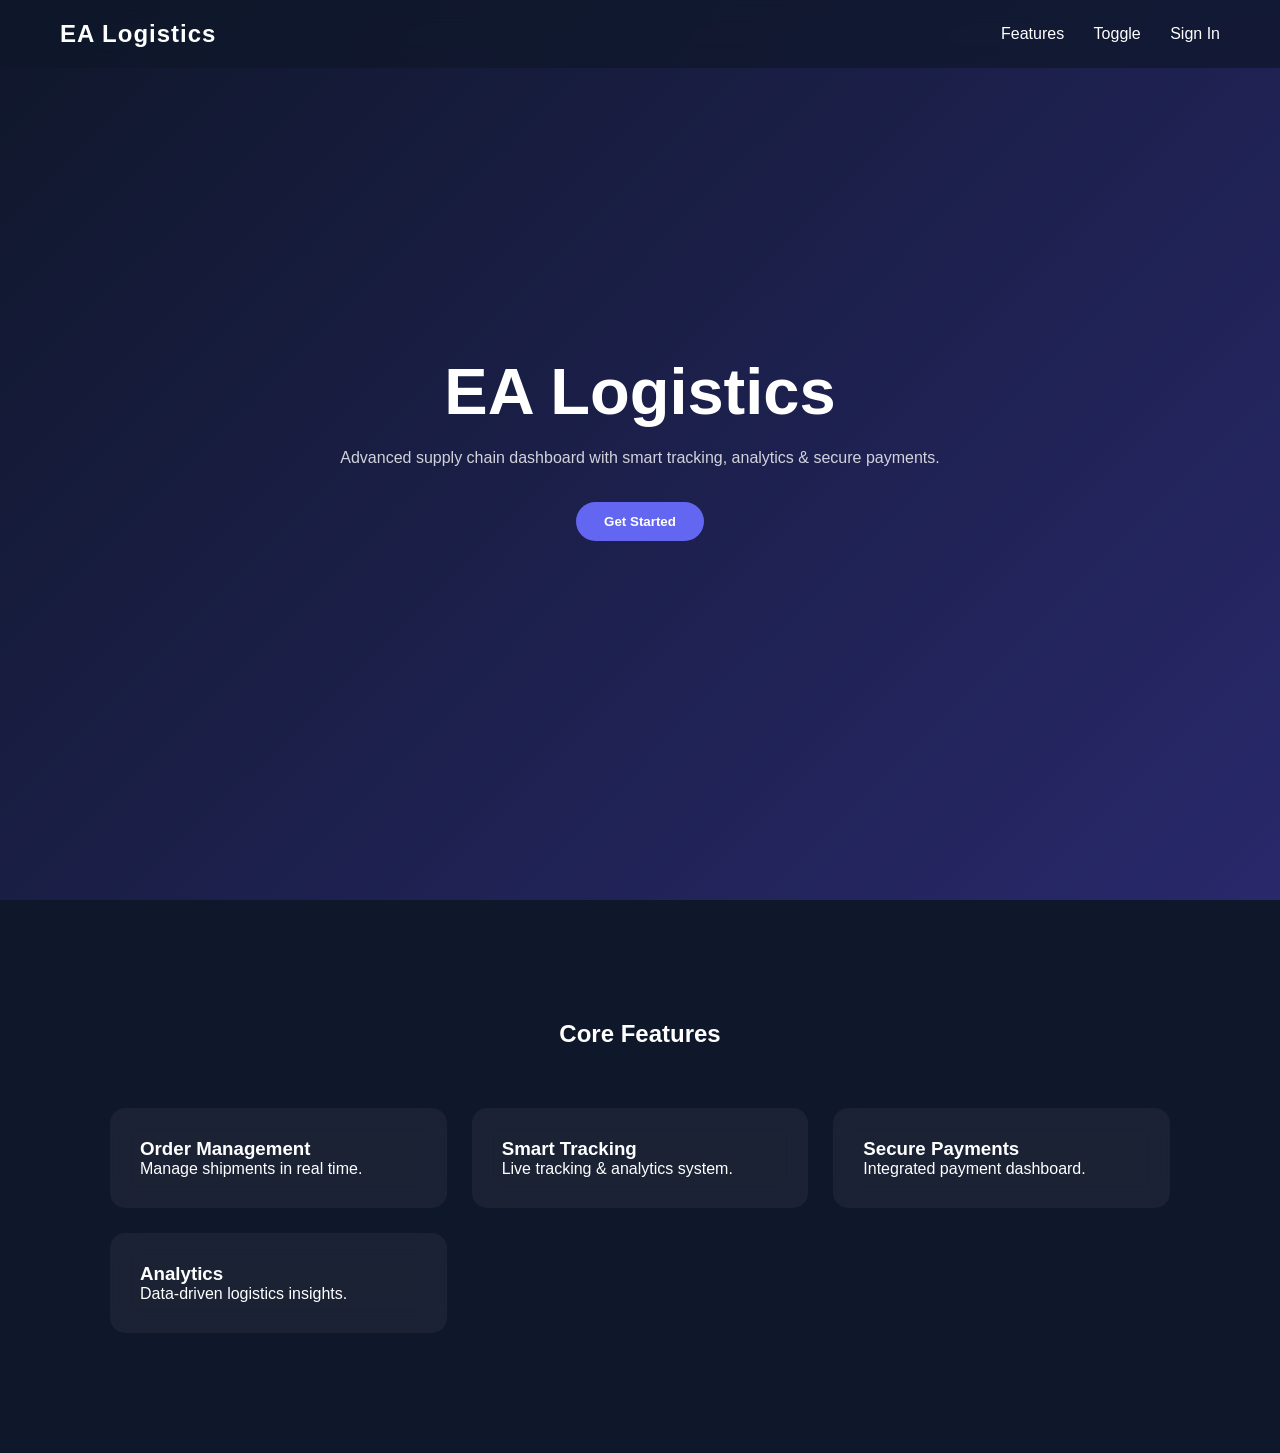
<file: index.html>
<!DOCTYPE html>
<html>
<head>
<title>EA Logistics</title>
<link rel="stylesheet" href="style.css">
<script src="app.js"></script>
</head>
<body>

<nav>
<h2>EA Logistics</h2>
<div>
<a href="#features">Features</a>
<a href="#" onclick="toggleTheme()">Toggle</a>
<a href="#" onclick="document.getElementById('auth').style.display='block'">Sign In</a>
</div>
</nav>

<div class="hero">
<h1>EA Logistics</h1>
<p>Advanced supply chain dashboard with smart tracking, analytics & secure payments.</p>
<button class="btn primary" onclick="document.getElementById('auth').style.display='block'">Get Started</button>
</div>

<div class="section" id="features">
<h2 style="text-align:center;margin-bottom:60px;">Core Features</h2>
<div class="cards">
<div class="card"><h3>Order Management</h3><p>Manage shipments in real time.</p></div>
<div class="card"><h3>Smart Tracking</h3><p>Live tracking & analytics system.</p></div>
<div class="card"><h3>Secure Payments</h3><p>Integrated payment dashboard.</p></div>
<div class="card"><h3>Analytics</h3><p>Data-driven logistics insights.</p></div>
</div>
</div>

<!-- AUTH MODAL -->
<div id="auth" style="display:none;position:fixed;top:0;left:0;width:100%;height:100%;background:rgba(0,0,0,0.7);justify-content:center;align-items:center;">
<div class="card" style="width:350px;">
<h2>Login / Register</h2>
<input id="email" placeholder="Email" style="width:100%;padding:10px;margin:10px 0;">
<input id="password" type="password" placeholder="Password" style="width:100%;padding:10px;margin:10px 0;">
<button class="btn primary" onclick="login()">Login</button>
<button class="btn secondary" onclick="register()">Register</button>
</div>
</div>

</body>
</html>
</file>
<file: style.css>
:root{
--primary:#6366f1;
--bg-dark:#0f172a;
--bg-light:#f8fafc;
--text-dark:white;
--text-light:#111827;
}

*{
margin:0;
padding:0;
box-sizing:border-box;
font-family: 'Inter', sans-serif;
transition:0.3s;
}

body{
background:var(--bg-dark);
color:var(--text-dark);
overflow-x:hidden;
}

.light{
background:var(--bg-light);
color:var(--text-light);
}

nav{
display:flex;
justify-content:space-between;
align-items:center;
padding:20px 60px;
position:fixed;
width:100%;
background:rgba(15,23,42,0.7);
backdrop-filter:blur(12px);
z-index:1000;
}

nav h2{
font-weight:700;
letter-spacing:1px;
}

nav a{
margin-left:25px;
text-decoration:none;
color:inherit;
font-weight:500;
}

.hero{
height:100vh;
display:flex;
flex-direction:column;
justify-content:center;
align-items:center;
text-align:center;
background:linear-gradient(-45deg,#0f172a,#1e293b,#312e81,#0f172a);
background-size:400% 400%;
animation:gradient 12s ease infinite;
}

@keyframes gradient{
0%{background-position:0% 50%}
50%{background-position:100% 50%}
100%{background-position:0% 50%}
}

.hero h1{
font-size:65px;
margin-bottom:20px;
}

.hero p{
opacity:0.8;
max-width:600px;
margin-bottom:30px;
}

.btn{
padding:12px 28px;
border-radius:30px;
border:none;
cursor:pointer;
font-weight:600;
margin:5px;
}

.primary{
background:var(--primary);
color:white;
}

.secondary{
background:transparent;
border:1px solid white;
color:white;
}

.section{
padding:120px 20px;
max-width:1100px;
margin:auto;
}

.cards{
display:grid;
grid-template-columns:repeat(auto-fit,minmax(250px,1fr));
gap:25px;
}

.card{
background:rgba(255,255,255,0.05);
padding:30px;
border-radius:15px;
backdrop-filter:blur(12px);
}

.dashboard{
display:flex;
}

.sidebar{
width:240px;
background:#111827;
min-height:100vh;
padding:30px;
}

.sidebar a{
display:block;
margin:20px 0;
text-decoration:none;
color:white;
}

.content{
flex:1;
padding:40px;
}

.box{
background:rgba(255,255,255,0.06);
padding:25px;
border-radius:12px;
margin-bottom:20px;
}
</file>
